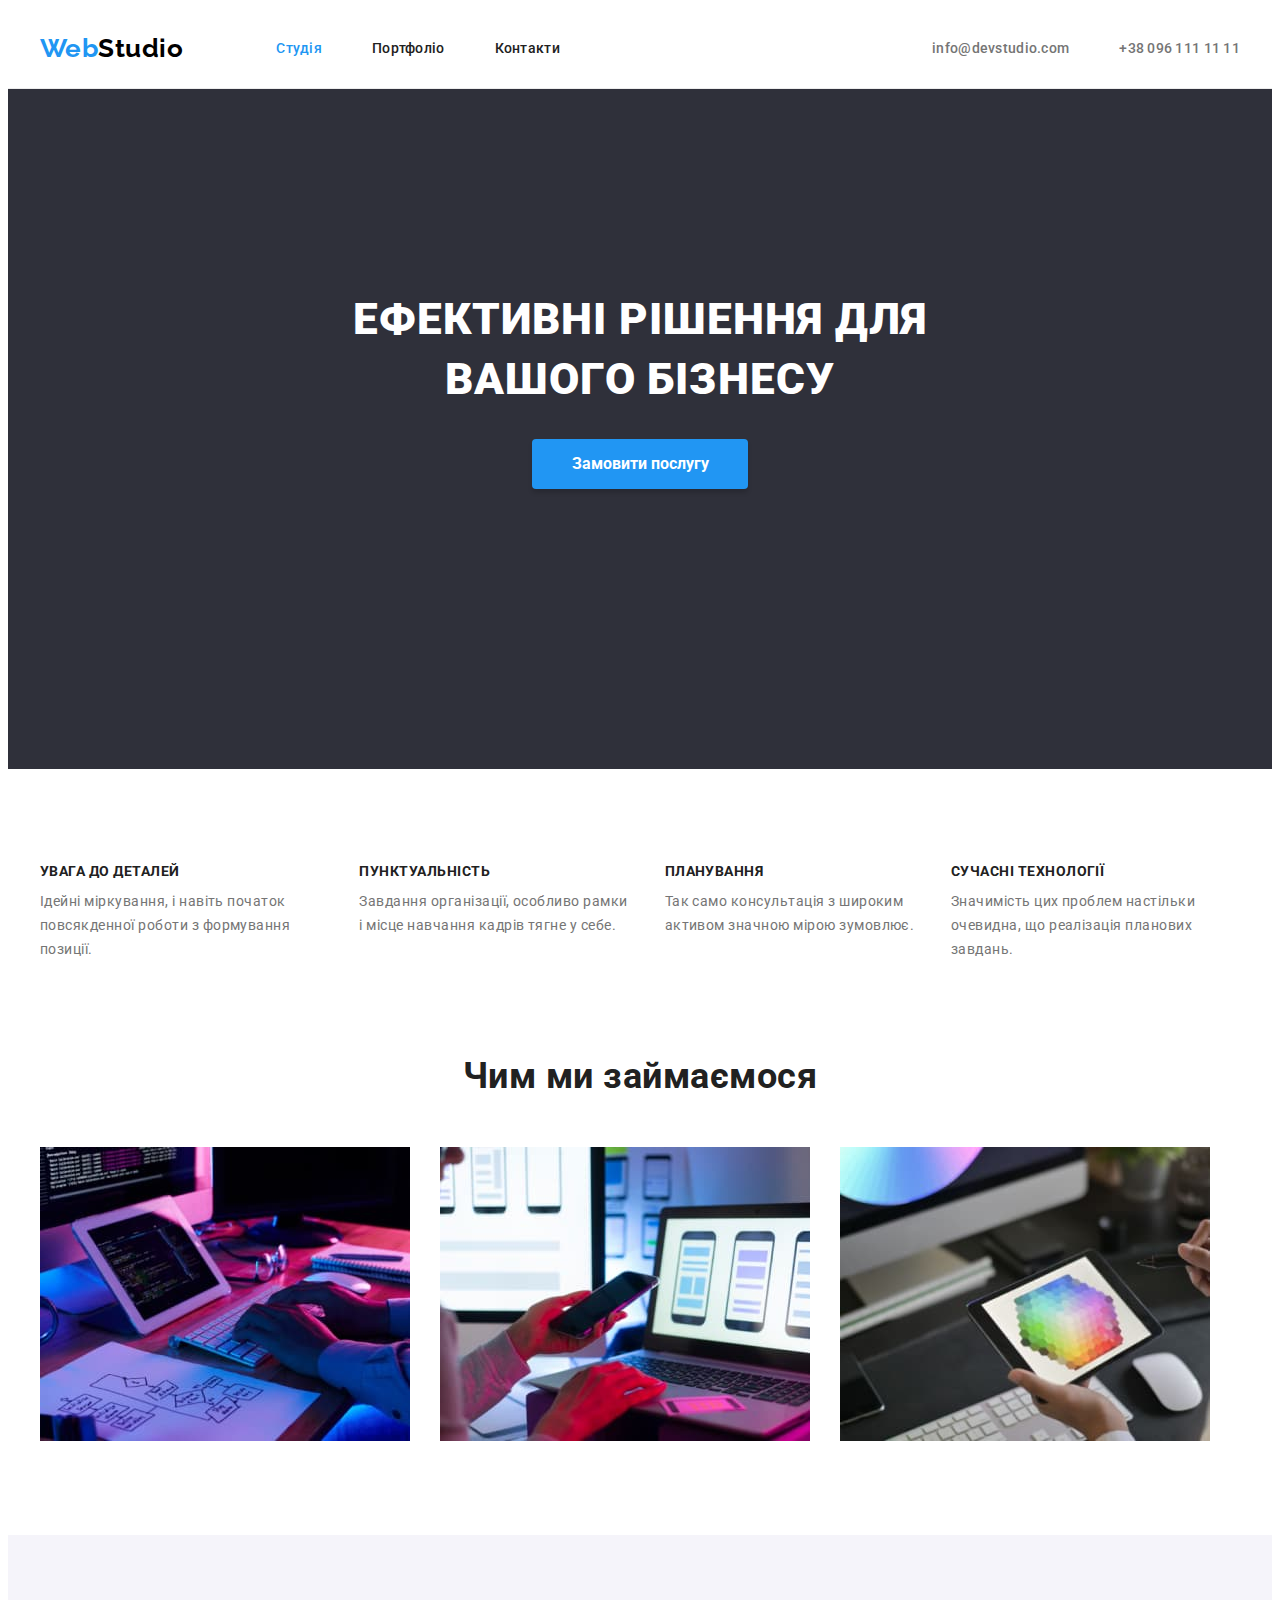
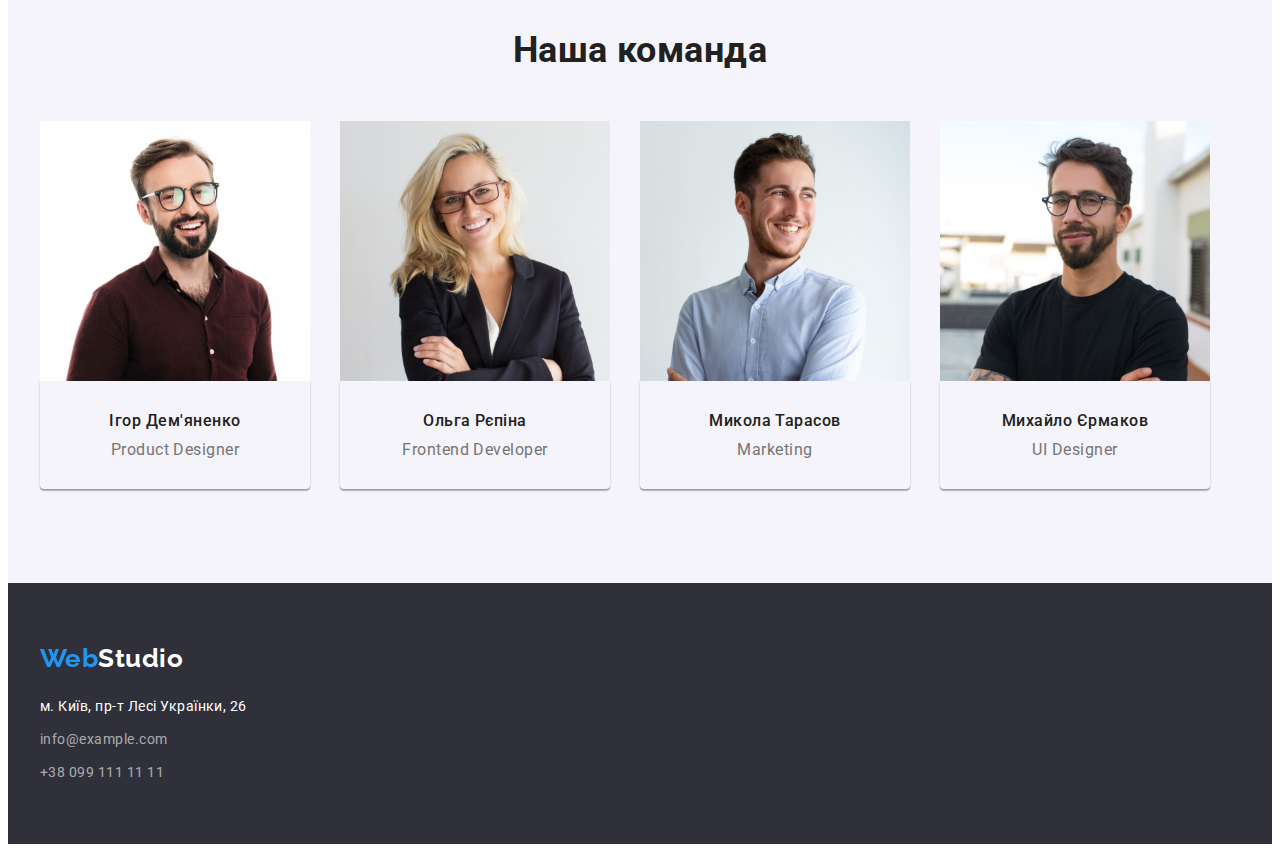
<file: index.html>
<!DOCTYPE html>
<html lang="uk">
  <head>
    <meta charset="UTF-8" />
    <meta http-equiv="X-UA-Compatible" content="IE=edge" />
    <meta name="viewport" content="width=device-width, initial-scale=1.0" />
    <title>Студія</title>
    <link rel="preconnect" href="https://fonts.googleapis.com" />
    <link rel="preconnect" href="https://fonts.gstatic.com" crossorigin />
    <link
      href="https://fonts.googleapis.com/css2?family=Montserrat&family=Open+Sans:wght@600;700&family=Raleway:wght@700&family=Roboto:wght@400;500;700;900&display=swap"
      rel="stylesheet"
    />
    <!--нормалізація стилів-->
    <link rel="stylesheet" href="https://cdnjs.cloudflare.com/ajax/libs/modern-normalize/1.1.0/modern-normalize.min.css"
     integrity="sha512-wpPYUAdjBVSE4KJnH1VR1HeZfpl1ub8YT/NKx4PuQ5NmX2tKuGu6U/JRp5y+Y8XG2tV+wKQpNHVUX03MfMFn9Q=="
      crossorigin="anonymous" referrerpolicy="no-referrer" />
      <!--основний стиль-->
    <link rel="stylesheet" href="./css/styles.css" />
  </head>
  <body class="page">
    <!-- шапка-->
    <header class="header ">
      <div class="container header-container" >
        <a class="logo" href="/"> <span class="span">Web</span>Studio </a>
       <nav class="nav ">         
          <!-- навігація головна-->
         <ul class="list-nav list">
          <li class="list-item">
            <a class="link-nav current link" href="./index.html">Студія</a>
          </li>
          <li class="list-item">
            <a class="link-nav link"
              href="./portfolio.html"
              rel="noopener noreferrer"> Портфоліо</a >
          </li>
          <li class="list-item">
            <a class="link-nav link" href="">Контакти</a>
          </li>
       </nav>

       
        <ul class="list-nav list">
          <li class="auth-list">
            <a class="auth link" href="mailto:info@devstudio.com"
              >info@devstudio.com</a>
          </li>
          <li>
            <a class="auth link" href="tel:+380961111111">+38 096 111 11 11</a>
          </li>
        </ul>
      </div>
    </header>
  
    <!-- Унікальний контент сторінки -->
    <main>
      <!-- банер-->     
        <section class="hero">
          <div class="container hero-container ">
          
           <h1 class="hero-title">Ефективні рішення для вашого бізнесу</h1>
          
           <button class="hero-btn" type="button"> Замовити послугу</button>
        </div>
        </section>
     
      <!-- Особливості-->
      <section class="special section">
        <div class="container special-container">
         <h2 class="visually-hidden">Особливості</h2>
         <ul class="list special-list ">
          <li class="special-item">
            <h3 class="special-title">Увага до деталей</h3>
            <p class="special-par">
              Ідейні міркування, і навіть початок повсякденної роботи з
              формування позиції.
            </p>
          </li>
          <li class="special-item">
            <h3 class="special-title">Пунктуальність</h3>
            <p class="special-par">
              Завдання організації, особливо рамки і місце навчання кадрів тягне
              у себе.
            </p>
          </li>
          <li class="special-item">
            <h3 class="special-title">Планування</h3>
            <p class="special-par">
              Так само консультація з широким активом значною мірою зумовлює.
            </p>
          </li>
          <li class="special-item">
            <h3 class="special-title">Сучасні технології</h3>
            <p class="special-par">
              Значимість цих проблем настільки очевидна, що реалізація планових
              завдань.
            </p>
          </li>
         </ul>
        </div>
       
      </section>
      <!-- Чим ми займаємося-->
      <section class="work section">
       <div class="container ">
         <h2 class="work-title">Чим ми займаємося</h2>
         <ul class="list work-list ">
          <li>
            <img src="./images/box-1.jpg" alt="комп" width="370" />
          </li>
          <li>
            <img src="./images/box-2.jpg" alt="телефон" width="370" />
          </li>
          <li>
            <img src="./images/box-3.jpg" alt="планшет" width="370" />
          </li>
         </ul>
       </div>
      </section>
      <!-- Наша команда-->
      <section class="team section ">
        <div class="container">          
        <h2 class="team-title ">Наша команда</h2>
        <ul class="team-list list">
          <li class="team-item">
            <img 
              src="./images/team-card-1.jpg"
              width="270"
              alt="фото мужчини в коричневій сорочці "/>
            <div class="team-names">
              <h3 class="item-title">Ігор Дем'яненко</h3>
              <p class="team-par" lang="en">Product Designer</p>
           </div>     
           </li>
          <li class="team-item">
            <img 
              src="./images/team-card-2.jpg"
              width="270"
              alt="фото блондинки в окулярах"/>
            <div class="team-names">
              <h3 class="item-title">Ольга Рєпіна</h3>
              <p class="team-par" lang="en">Frontend Developer</p>
            </div>
          </li>
          <li class="team-item">
            <img 
              src="./images/team-card-3.jpg"
              width="270"
              alt="фото мужчини в світлій сорочці" />
             <div class="team-names">
               <h3 class="item-title">Микола Тарасов</h3>
               <p class="team-par" lang="en">Marketing</p>        
            </div> 
          </li>
          <li class="team-item">
            <img 
              src="./images/team-card-4.jpg"
              width="270"
              alt="фото мужчини в чорній футболці"
            />
            <div class="team-names">
              <h3 class="item-title">Михайло Єрмаков</h3>
              <p class="team-par" lang="en">UI Designer</p>      
             </div>   
          </li>
        </ul>
        </div>
      </section>
    </main>
    <!-- підвал сторінки-->
    <footer class="footer ">
      <div class="container footer-container ">              
       <a class="logo-ft" href="/"> <span class="span">Web</span>Studio </a>
       <!-- адрес-->
       <address class="address">
        <ul class="list">
          <li class="address-item">
            <a
              class="address-post link"
              href="https://goo.gl/maps/CPtrU1FHBa2aNyZL9"
              target="_blank"
              rel="noopener noreferrer nofollow"
              >м. Київ, пр-т Лесі Українки, 26
            </a>
          </li>
          <li class="address-item">
            <a class="address-el link" href="mailto:info@devstudio.com"
              >info@example.com <br />
            </a>
          </li>
          <li class="address-item">
            <a class="address-el link" href="tel:+380961111111"
              >+38 099 111 11 11
            </a>
          </li>
        </ul>
       </address>
      </div>
    </footer>
  </body>
</html>
</file>
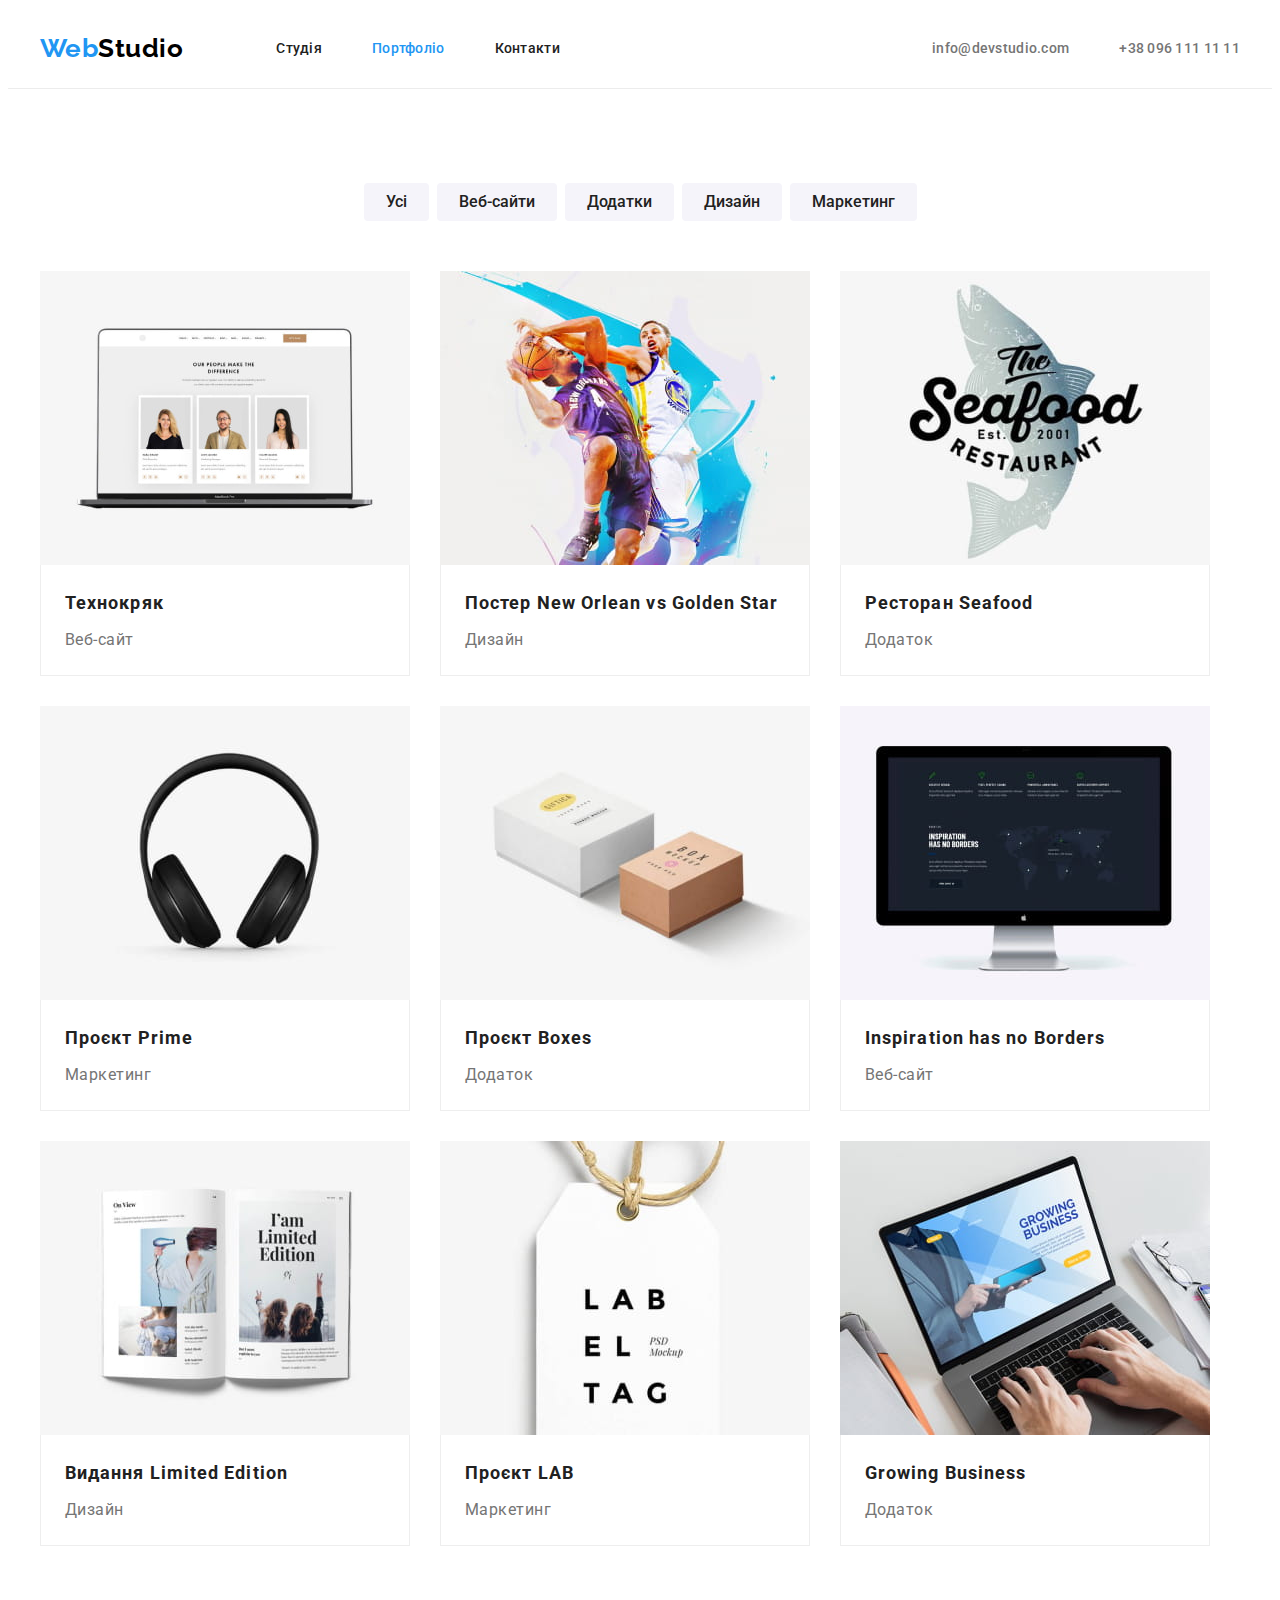
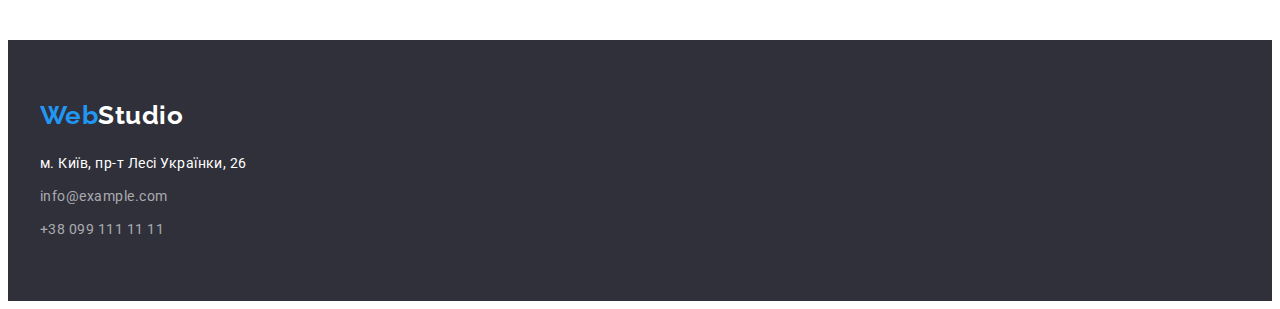
<file: portfolio.html>
<!DOCTYPE html>
<html lang="uk">
  <head>
    <meta charset="UTF-8" />
    <meta http-equiv="X-UA-Compatible" content="IE=edge" />
    <meta name="viewport" content="width=device-width, initial-scale=1.0" />
    <title>Портфоліо</title>
    <link rel="preconnect" href="https://fonts.gstatic.com" crossorigin />
    <link
      href="https://fonts.googleapis.com/css2?family=Montserrat&family=Open+Sans:wght@600;700&family=Raleway:wght@700&family=Roboto:wght@400;500;700;900&display=swap"
      rel="stylesheet"
    />
    <!--нормалізація стилів-->
    <link rel="stylesheet" href="https://cdnjs.cloudflare.com/ajax/libs/modern-normalize/1.1.0/modern-normalize.min.css"
     integrity="sha512-wpPYUAdjBVSE4KJnH1VR1HeZfpl1ub8YT/NKx4PuQ5NmX2tKuGu6U/JRp5y+Y8XG2tV+wKQpNHVUX03MfMFn9Q=="
      crossorigin="anonymous" referrerpolicy="no-referrer" />
      
    <link rel="stylesheet" href="./css/styles.css" />
  </head>
  <body>
    <!-- шапка-->
     <header class="header ">
      <div class="container header-container" >
        <a class="logo" href="/"> <span class="span">Web</span>Studio </a>
       <nav class="nav ">         
          <!-- навігація головна-->
         <ul class="list-nav list">
          <li class="list-item">
            <a class="link-nav link" href="./index.html">Студія</a>
          </li>
          <li class="list-item">
            <a class="link-nav current link"
              href="./portfolio.html"
              rel="noopener noreferrer"> Портфоліо</a >
          </li>
          <li class="list-item">
            <a class="link-nav link" href="">Контакти</a>
          </li>
       </nav>

       
        <ul class="list-nav list">
          <li class="auth-list">
            <a class="auth link" href="mailto:info@devstudio.com"
              >info@devstudio.com</a>
          </li>
          <li>
            <a class="auth link" href="tel:+380961111111">+38 096 111 11 11</a>
          </li>
        </ul>
      </div>
    </header>
    <!-- Унікальний контент сторінки -->
    <main>
      <section class="portfolio section">
        <div class="container">        
          <h1 class="visually-hidden"> Наша робота</h1>
        
         <!--список кнопок, радіокнопок -->
        
         <ul class="list list-btn">
          <li class="item-btn">
            <button class="btn" type="button">Усі</button>
          </li>
          <li class="item-btn">
            <button class="btn" type="button">Веб-сайти</button>
          </li>
          <li class="item-btn">
            <button class="btn" type="button">Додатки</button>
          </li>
          <li class="item-btn">
            <button class="btn" type="button">Дизайн</button>
          </li>
          <li class="item-btn">
            <button class="btn" type="button">Маркетинг</button>
          </li>
         </ul>
       
         <!--список робіт-->
        
          <ul class="portfolio-list list">
            <li class="portfolio-item">
              <a class="link" href="">
                <img                  
                  src="./images/img-1.jpg"
                  alt="екран ноутбука з фотографіями людей"
                  width="370"
                   />
                <div class="portfolio-el">
                <h2 class="title ">Технокряк</h2>
                <p class="par ">Веб-сайт</p>
                </div>
              </a>
            </li>
            <li class="portfolio-item">
              <a class="link" href="">
                <img 
                src="./images/img-2.jpg " 
                alt="два баскетболісти" 
                width="370" 
                height="294" />
                <div class="portfolio-el">
                <h2 class="title"> Постер New Orlean vs Golden Star </h2>
                <p class="par ">Дизайн</p>
                
              </a>
            </li>
            <li class="portfolio-item">
              <a class="link" href="">
                <img class="team-img"
                src="./images/img-3.jpg " alt="риба" width="370" height="294" />
                <div class="portfolio-el">
                <h2 class="title ">Ресторан Seafood</h2>
                <p class="par ">Додаток</p>
                </div>
              </a>
            </li>
            <li class="portfolio-item">
              <a class="link" href="">
                <img 
                 src="./images/img-4.jpg " alt="чорні навушники" width="370" height="294" />
                 <div class="portfolio-el">
                <h2 class="title ">Проєкт Prime</h2>
                <p class="par ">Маркетинг</p>
                </div>
              </a>
            </li>
            <li class="portfolio-item">
              <a class="link" href="">
                <img 
                src="./images/img-5.jpg " alt="дві коробки" width="370" height="294" />
                <div class="portfolio-el">
                <h2 class="title ">Проєкт Boxes</h2>
                <p class="par ">Додаток</p>
                </div>
              </a>
            </li>
            <li class="portfolio-item">
              <a class="link" href="">
                <img 
                src="./images/img-6.jpg " alt="екран компа" width="370" height="294" />
                <div class="portfolio-el">
                <h2 class="title" lang="en">Inspiration has no Borders</h2>
                <p class="par ">Веб-сайт</p>
              </div>  
            </a>
            </li>
            <li class="portfolio-item">
              <a class="link" href="">
                <img 
                 src="./images/img-7.jpg " alt="розгорнута книга" width="370" height="294" />
                 <div class="portfolio-el">
                <h2 class="title ">Видання Limited Edition</h2>
                <p class="par ">Дизайн</p>
                 </div> 
            </a>
            </li>
            <li class="portfolio-item">
              <a class="link" href="">
                <img src="./images/img-8.jpg " alt="лейба" width="370" height="294" />
                <div class="portfolio-el">
                <h2 class="title ">Проєкт LAB</h2>
                <p class="par ">Маркетинг</p>
                </div>
              </a>
            </li>
            <li class="portfolio-item">
              <a class="link" href="">
                <img 
                src="./images/img-9.jpg " alt="відкритий ноутбук" width="370" height="294" />
                <div class="portfolio-el">
                <h2 class="title " lang="en">Growing Business</h2>
                <p class="par ">Додаток</p>
               </div>   
          </a>
            </li>
          </ul>
        </div>
        
      </section>
    </main>
    <!-- підвал сторінки-->
    <footer class="footer">
      <div class="container footer-container ">              
       <a class="logo-ft" href="/"> <span class="span">Web</span>Studio </a>
       <!-- адрес-->
       <address class="address">
        <ul class="list">
          <li class="address-item">
            <a
              class="address-post link"
              href="https://goo.gl/maps/CPtrU1FHBa2aNyZL9"
              target="_blank"
              rel="noopener noreferrer nofollow"
              >м. Київ, пр-т Лесі Українки, 26
            </a>
          </li>
          <li class="address-item">
            <a class="address-el link" href="mailto:info@devstudio.com"
              >info@example.com <br />
            </a>
          </li>
          <li class="address-item">
            <a class="address-el link" href="tel:+380961111111"
              >+38 099 111 11 11
            </a>
          </li>
        </ul>
       </address>
      </div>
    </footer>
  </body>
  </body>
</html>
</file>
<file: css/styles.css>
:root {
  --main-tx-cl: #212121;
  --main-tx-par: #757575;
  --main-bg-cl: #ffffff;
  --accent-color: #2196f3;
  --white-txt-cl: #ffffff;
  --footer-bg-cl: #2f303a;
  --baner-cl: #2f303a;
  --cl-txt-ft: rgba(255, 255, 255, 0.6);
  --bg-cl-btn: #f5f4fa;
  /* змінні для сітки в портфоліо */
  --items: 3;
  --indent: 30px;
  --border-portfolio:1px solid #EEEEEE; 
  /* змінні для сітки в команді */
  --items-team: 4;
  --indent-team: 30px;
}

body {
  font-family: 'Roboto', sans-serif;
  color: var(--main-tx-cl);
  background-color: var(--main-bg-cl);
  font-style: normal;
  letter-spacing: 0.03em;
  font-weight: 400;
}

/* скидання стилів */

.list {
  list-style: none;
  margin: 0;
  padding: 0;
}
.link {
  text-decoration: none;
}

h1,
h2,
h3,
h4,
h5,
h6,
p,
ul {
  margin: 0;
}

img {
  display: block;
  
}
/* section {
  outline: 2px solid red;
}

p {
  outline: 2px solid black;
}

h1,h2,h3,h4,h5,h6
{
  outline: 2px solid yellow;
}

a {
  outline: 2px solid blue;
} */

.container {
  width: 1200px;
  padding-left: 15px;
  padding-right: 15px;
  margin-left: auto;
  margin-right: auto;
}

.section {
  padding-bottom: 94px;
}
/* шапка */
.header{
border-bottom: 1px solid #ececec;
}
.header-container {
  display: flex;
  align-items: center;
  
}

/* логотип */
.logo {
  color: #000000;
  font-family: 'Raleway', sans-serif;
  text-decoration: none;
  font-style: normal;
  font-weight: 700;
  font-size: 26px;
  line-height: calc(31 / 26);

  margin-right: 93px;
}
.logo:hover,
.logo:focus {
  color: var(--accent-color);
}

.span {
  color: var(--accent-color);
}
.span:hover,
.span:focus {
  color: var(--accent-color);
}

.link:hover,
.link:focus {
  color: var(--accent-color);
}

/* навігація головна*/
.nav {
  margin-right: auto;
}

.list-nav {
  display: flex;
  gap: 50px;
  align-items: center;
}

.link-nav {
  font-weight: 500;
  font-size: 14px;
  line-height: calc(16 / 14);
  letter-spacing: 0.02em;
  color: var(--main-tx-cl);

  display: block;
  padding-top: 32px;
  padding-bottom: 32px;
}

.link-nav.current{
  color: var(--accent-color);

}



.auth {
  color: var(--main-tx-par);
  font-style: normal;
  font-weight: 500;
  font-size: 14px;
  line-height: 16px;
  letter-spacing: 0.02em;

  display: block;
  padding-top: 32px;
  padding-bottom: 32px;
}

/* банер */
.hero {
  background-color: var(--baner-cl);
  letter-spacing: 0.06em;
  color: var(--white-txt-cl);
  padding-top: 200px;
  padding-bottom: 280px;
  margin-bottom: 94p;
}
.hero-container {
}

.hero-title {
  color: var(--white-cl);
  font-weight: 900;
  line-height: calc(60 / 44);
  font-size: 44px;
  text-align: center;
  text-transform: uppercase;

  margin-left: auto;
  margin-right: auto;

  margin-bottom: 30px;
  width: 696px;
}

.hero-btn {
  font-family: inherit;
  color: var(--white-txt-cl);
  background-color: var(--accent-color);
  font-weight: 700;
  font-size: 16px;
  line-height: calc(30 / 16);
  cursor: pointer;
  box-shadow: 0px 4px 4px rgba(0, 0, 0, 0.15);

  display: block;
  border-radius: 4px;
  padding: 10px 32px;
  width: 216px;
  border: none;
  margin-left: auto;
  margin-right: auto;
}

.hero-btn:hover,
.hero-btn:focus {
  background-color: #188CE8;

}


/* особливості */
.special{
  padding-top: 94px;
}

.visually-hidden {
  position: absolute;
  width: 1px;
  height: 1px;
  margin: -1px;
  border: 0;
  padding: 0;

  white-space: nowrap;
  clip-path: inset(100%);
  clip: rect(0 0 0 0);
  overflow: hidden;
}


.special-list {
  display: flex;
  gap: 30px;
}
.special-title {
  font-weight: 700;
  font-size: 14px;
  line-height: calc(16 / 14);
  text-transform: uppercase;
  color: var(--main-tx-cl);
  

  margin-bottom: 10px;
  
}

.special-item {

flex-basis:calc((100%-30px*3)/4) 
}

.special-par {
  font-size: 14px;
  line-height: calc(24 / 14);
  color: var(--main-tx-par);
}
/* чим займаємось */

.work-title {
  color: var(--main-tx-cl);
  font-size: 36px;
  line-height: calc(42 / 36);
  text-align: center;
  margin-bottom: 50px;
}

.work-list {
  display: flex;
  flex-wrap: wrap;
  gap: 30px;
}

/* наша команда */

.team {
  background-color: var(--bg-cl-btn);
  padding-top: 94px;
}

.team-list {
  display: flex;
  flex-wrap: wrap;
  gap: 30px;
}
.team-title {
  font-size: 36px;
  line-height: 42px;
  text-align: center;
  color: var(--main-tx-cl);

 
  margin-bottom: 50px;
}

.team-names{

box-shadow: 0px 1px 3px rgba(0, 0, 0, 0.12), 0px 1px 1px rgba(0, 0, 0, 0.14), 0px 2px 1px rgba(0, 0, 0, 0.2);
border-radius: 0px 0px 4px 4px;
padding: 30px;
}

.item-title {
  font-weight: 500;
  font-size: 16px;
  line-height: calc(19 / 16);
  text-align: center;
  color: var(--main-tx-cl);

  margin-bottom: 10px;
}
.team-par {
  font-size: 16px;
  line-height: calc(19 / 16);
  text-align: center;
  color: var(--main-tx-par);

}

/* підвал */
.footer {
  font-family: 'Raleway', sans-serif;
  background-color: var(--footer-bg-cl);
  padding-top: 60px;
  padding-bottom: 60px;
 
}




.logo-ft {

  
  color: var(--white-txt-cl);
  font-weight: 700;
  font-size: 26px;
  line-height: calc(31 / 26);
  text-decoration: none;
 
 
 
}
.logo-ft:hover,
.logo-ft:hover {
  color: var(--accent-color);
}

/* адрес в підвалі */
.address {
  margin-top: 20px;

  font-family: 'Roboto';

}

.address-item{

  margin-bottom: 9px;
}
.address-item:last-child {
  margin-bottom: 0;
}
.address-post {
  font-family: 'Roboto';
  font-style: normal;
  font-size: 14px;
  line-height: calc(24 / 14);
  color: var(--white-txt-cl);
}
.address-el {
  font-family: 'Roboto';
  font-style: normal;
  font-size: 14px;
  line-height:calc(24 / 14);
  color: var(--cl-txt-ft);
}  
/**
  |============================
  |  ПОРТФОЛІО 
  |============================
*/

/* список  кнопок, радіокнопок */

.portfolio{
  padding-top: 94px;
}
.list-btn {
  display: flex;
  gap: 8px;
  align-items: center;
  justify-content: center;
  
  margin-bottom: 50px;
}

.btn {
  font-family: inherit;
  font-weight: 500;
  font-size: 16px;
  line-height: calc(26 / 16);
  text-align: center;
  color: var(--main-tx-cl);

  text-decoration: none;
  border-radius: 4px;
  cursor: pointer;
  background: var(--bg-cl-btn);

  border: none;
  padding: 6px 22px;
}

.btn:hover,
.btn:focus {
  color: var(--main-bg-cl);
  background-color: var(--accent-color);
  filter: drop-shadow(0px 4px 4px rgba(0, 0, 0, 0.25));
}
/* список робіт */

.portfolio-list {
  display: flex;
  flex-wrap: wrap;
  gap: 30px;
 flex-basis:calc((100%-30px*2)/3) ;
}



.portfolio-el{
  padding: 20px 24px;
  border-right :var(--border-portfolio); 
  border-bottom:var(--border-portfolio);
  border-left: var(--border-portfolio);
  

}

.title {
  font-size: 18px;
  line-height: calc(36 / 18);
  letter-spacing: 0.06em;
  color: var(--main-tx-cl);
  margin-bottom: 4px;
}

.par {
  font-size: 16px;
  line-height: calc(30 / 16);
  color: var(--main-tx-par);
}
</file>
